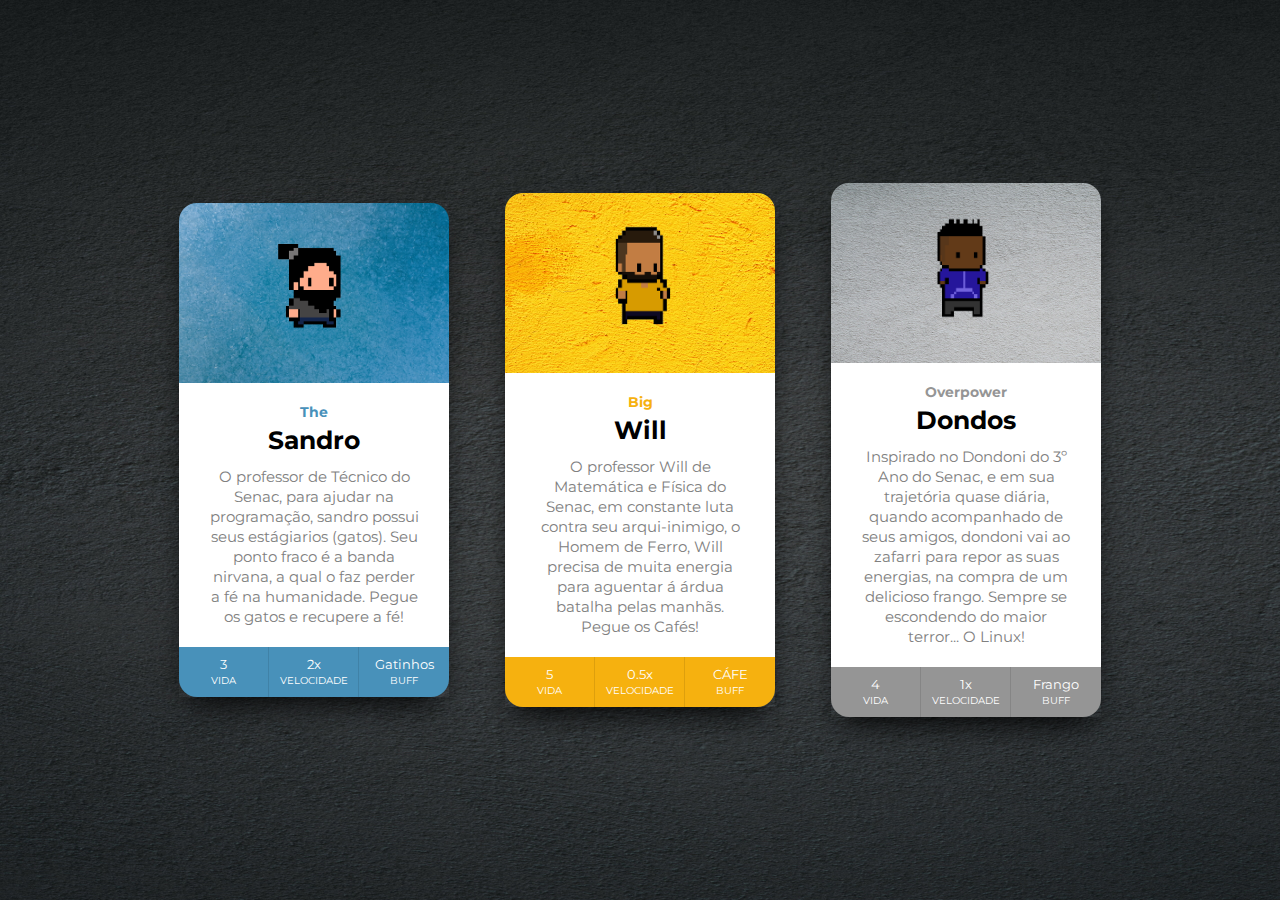
<file: index.html>
<!DOCTYPE html>
<html lang="en">
<head>
    <meta charset="UTF-8">
    <meta name="viewport" content="width=device-width, initial-scale=1.0">
    <link href="https://fonts.googleapis.com/css2?family=Montserrat:wght@500&display=swap" rel="stylesheet">
    <link rel="stylesheet" href="./style.css">
    <title>Selecione o seu personagem</title>
</head>
<body>
    <div class="container">
        <div class="card">
            <div class="card-image">
                <img src="./images/sandro.png" alt="Character">
            </div>

            <div class="card-body">
                <span class="power">The</span>
                <h2>Sandro</h2>
                <p>O professor de Técnico do Senac, para ajudar na programação, sandro possui seus estágiarios (gatos). Seu ponto fraco é a banda nirvana, a qual o faz perder a fé na humanidade. Pegue os gatos e recupere a fé!</p>
            </div>

            <div class="card-footer">
                <div class="info">
                    <div class="value">3</div>
                    <div class="type">Vida</div>
                </div>
                <div class="info">
                    <div class="value">2x</div>
                    <div class="type">velocidade</div>
                </div>
                <div class="info">
                    <div class="value">Gatinhos</div>
                    <div class="type">buff</div>
                </div>
            </div>

            <div class="selector">
                <a href="./pers1/index.html">   
                    <button>Vamos lá!</button>
                </a>
            </div>

        </div>

        <div class="card">
            <div class="card-image">
                <img src="./images/will.png" alt="Character">
            </div>

            <div class="card-body">
                <span class="power">Big</span>
                <h2>Will</h2>
                <p>O professor Will de Matemática e Física do Senac, em constante luta contra seu arqui-inimigo, o Homem de Ferro, Will precisa de muita energia para aguentar á árdua batalha pelas manhãs. Pegue os Cafés!</p>
            </div>

            <div class="card-footer">
                <div class="info">
                    <div class="value">5</div>
                    <div class="type">vida</div>
                </div>
                <div class="info">
                    <div class="value">0.5x</div>
                    <div class="type">velocidade</div>
                </div>
                <div class="info">
                    <div class="value">CÁFE</div>
                    <div class="type">buff</div>
                </div>
            </div>
            <div class="selector">
                <a href="./pers2/index.html">   
                    <button>Tu tem certeza disso?!</button>
                </a>
            </div>

        </div>

        <div class="card">
            <div class="card-image">
                <img src="./images/dondos.png" alt="Character">
            </div>

            <div class="card-body">
                <span class="power">Overpower</span>
                <h2>Dondos</h2>
                <p>Inspirado no Dondoni do 3º Ano do Senac, e em sua trajetória quase diária, quando acompanhado de seus amigos, dondoni vai ao zafarri para repor as suas energias, na compra de um delicioso frango. Sempre se escondendo do maior terror... O Linux!</p>
            </div>

            <div class="card-footer">
                <div class="info">
                    <div class="value">4</div>
                    <div class="type">vida</div>
                </div>
                <div class="info">
                    <div class="value">1x</div>
                    <div class="type">velocidade</div>
                </div>
                <div class="info">
                    <div class="value">Frango</div>
                    <div class="type">buff</div>
                </div>
            </div>
            <div class="selector">
                <a href="./pers3/index.html">   
                    <button>vem com o pai!</button>
                </a>
            </div>

        </div>

        </div>
    </div>
    
</body>
</html>
</file>
<file: style.css>
* {
    margin: 0;
    padding: 0;
    box-sizing: border-box;
    font-family: 'Montserrat', sans-serif;
}

body {
    font-size: 14px;
    min-height: 100vh;
    width: 100%;
    background: url(./images/bk.jpg);
    display: flex;
    justify-content: center;
    align-items: center;
    padding: 20px;
}

.container {
    position: relative;
    display: flex;
    justify-content: center;
    align-items: center;
    flex-wrap: wrap;
}

.card {
    position: relative;
    width: 270px;
    margin: 2em;
    display: grid;
    grid-template-columns: 1fr;
    grid-template-rows: 180px 1fr auto;
}

.card-body,
.card-footer {
    display: flex;
    flex-direction: column;
    align-items: center;
}

.card-image {
    position: relative;
    border-top-left-radius: 18px;
    border-top-right-radius: 18px;
    z-index: 2;
    display: flex;
    justify-content: center;
    align-items: center;
    background: url(./images/bk1.jpg);
    background-size: cover;
}

.card-image img {
    max-width: 95%;
    max-height: 95%;
    transition: max-width 0.4s, max-height 0.4s;
}

.card:hover .card-image img {
    max-width: 120%;
    max-height: 120%;
}


.card {
    box-shadow: 0 15px 30px -10px #000;
    cursor: pointer;
}

.card:hover {
    box-shadow: 4px 4px 25px rgba(0, 0, 0, 0.2);
}

.card:nth-child(2) .card-image {
    background: url(./images/bk2.jpg);
}

.card:nth-child(3) .card-image {
    background: url(./images/bk3.jpg);
}

.card:nth-child(4) .card-image {
    background: url(./images/bk4.jpg);
}

.card-body {
    background: #fff;
    padding: 20px 28px;
}

.card-body .power {
    font-weight: bolder;
}

.card-body h2 {
    font-size: 1.8em;
    margin: 4px auto 12px;
}

.card-body p {
    color: gray;
    font-size: 1.1em;
    line-height: 20px;
    text-align: center;
}

.card-footer {
    width: 100%;
    display: grid;
    grid-template-columns: 1fr 1fr 1fr;
    border-bottom-left-radius: 18px;
    border-bottom-right-radius: 18px;
}

.card-footer .info {
    font-size: 0.9em;
    padding: 10px;
    color: #fff;
    display: flex;
    flex-direction: column;
    align-items: center;
    border-right: 1px solid rgba(0, 0, 0, 0.1);
}

.card-footer .info:last-child {
    border: none;
}

.card-footer .info .type {
    text-transform: uppercase;
    margin-top: 2px;
    font-size: 0.8em;
}

.card:nth-child(1) .card-footer {
    background: #4891ba;
}
.card:nth-child(2) .card-footer {
    background: #f6b10f;
}
.card:nth-child(3) .card-footer {
    background: #959595;
}
.card:nth-child(4) .card-footer {
    background: #9e5161;
}

.card:nth-child(1) .power {
    color: #4891ba;
}
.card:nth-child(2) .power {
    color: #f6b10f;
}
.card:nth-child(3) .power {
    color: #959595;
}
.card:nth-child(4) .power {
    color: #9e5161;
}

.selector {
    position: absolute;
    top: 0;
    left: 0;
    width: 100%;
    height: 100%;
    background-color: rgba(255, 255, 255, 0.85);
    border-radius: 18px;

    display: flex;
    justify-content: center;
    align-items: center;
    opacity: 0;
    transition: opacity 0.5s;
}

.card:hover .selector {
    opacity: 1;
}

.selector button {
    background-color: #4891ba;
    color: #fff;
    outline: none;
    border: 2px solid currentColor;
    cursor: pointer;
    padding: 12px 20px;
    transform: translateY(60px);
    border-radius: 50px;
    text-transform: uppercase;
    letter-spacing: 2px;
    font-size: 1.1em;
    font-weight: bolder;
    transition: opacity 0.3s;
}

.selector button:hover {
    opacity: 0.8;
}

.card:nth-child(2) .selector button {
    background-color: #f6b10f;
}
.card:nth-child(3) .selector button {
    background-color: #959595;
}
.card:nth-child(4) .selector button {
    background-color: #9e5161;
}
</file>
